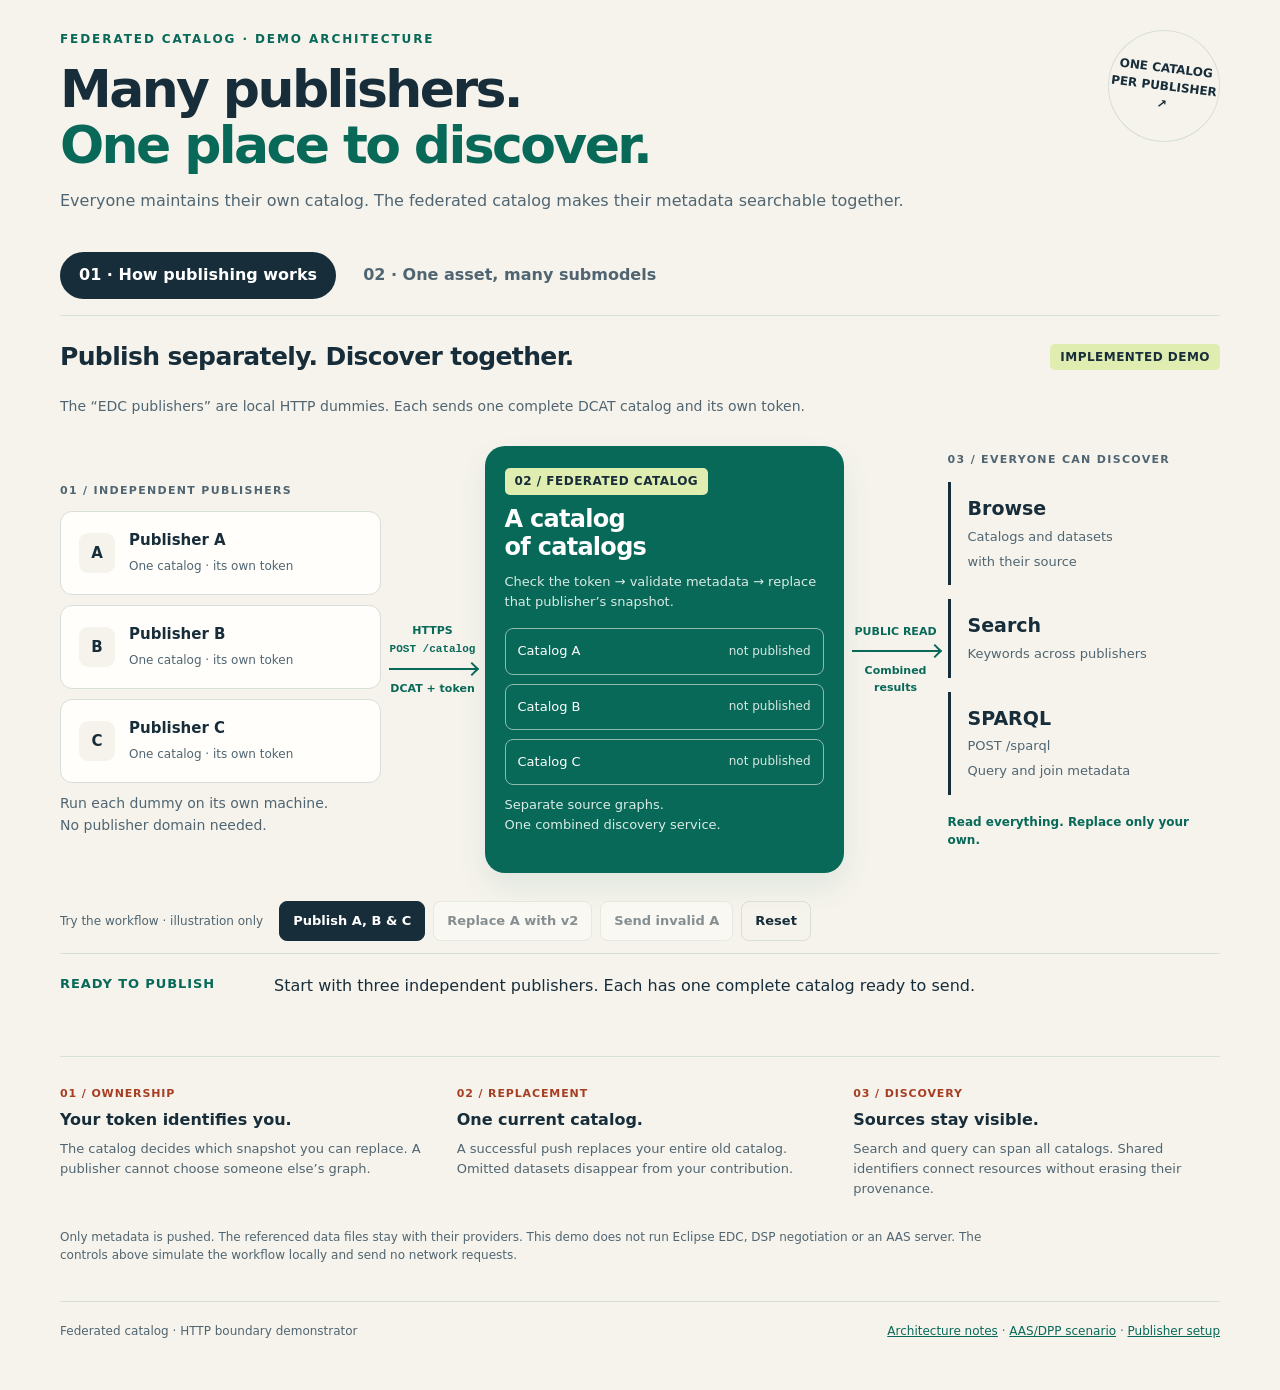
<file: docs/workflow.html>
<!doctype html>
<html lang="en">
<head>
<meta charset="utf-8"><meta name="viewport" content="width=device-width,initial-scale=1">
<title>One place to discover · Federated catalog</title>
<style>
:root{--ink:#182d3a;--muted:#506571;--paper:#f5f3ec;--line:#d8ded9;--green:#086958;--lime:#e0edb0;--orange:#a73e22;--peach:#ffe6d8;--blue:#285c82;--white:#fffefa}
*{box-sizing:border-box}body{margin:0;background:var(--paper);color:var(--ink);font:16px/1.55 system-ui,-apple-system,BlinkMacSystemFont,"Segoe UI",sans-serif}main{max-width:1240px;margin:auto;padding:30px 40px 50px}button{font:inherit;cursor:pointer}button:focus-visible,a:focus-visible{outline:3px solid var(--blue);outline-offset:5px}button:disabled{cursor:default;opacity:.5}header{display:flex;justify-content:space-between;gap:24px;align-items:start}.eyebrow{font-size:12px;letter-spacing:.16em;text-transform:uppercase;font-weight:750;color:var(--green)}h1{font-size:clamp(34px,4.5vw,52px);line-height:1.08;letter-spacing:-.05em;max-width:850px;margin:12px 0}h1 em{font-style:normal;color:var(--green)}.intro{max-width:850px;color:var(--muted);font-size:16px}.stamp{border:1px solid var(--line);border-radius:50%;width:112px;height:112px;flex-shrink:0;display:grid;place-content:center;text-align:center;font-size:12px;line-height:1.5;font-weight:700;transform:rotate(7deg)}nav{display:flex;gap:8px;flex-wrap:wrap;margin:22px 0 22px;border-bottom:1px solid var(--line);padding-bottom:16px}nav button{padding:10px 18px;border:1px solid transparent;border-radius:30px;background:transparent;color:var(--muted);font-weight:650}nav button[aria-selected=true]{background:var(--ink);color:white}.tag{display:inline-block;padding:4px 10px;background:var(--lime);border-radius:5px;font-size:12px;font-weight:750;letter-spacing:.04em}.tag.future{background:var(--peach);color:var(--orange)}.section-title{display:flex;align-items:center;justify-content:space-between;gap:16px;margin-bottom:20px}.section-title h2{font-size:25px;letter-spacing:-.025em;margin:0}.caption{color:var(--muted);font-size:14px;margin:8px 0 0}.flow{display:grid;grid-template-columns:1fr 104px 1.12fr 104px .85fr;align-items:center;margin:28px 0}.stage-label{font-size:11px;letter-spacing:.12em;color:var(--muted);text-transform:uppercase;font-weight:750;margin-bottom:12px}.sender{background:var(--white);border:1px solid var(--line);padding:17px 18px;border-radius:12px;margin:10px 0;display:flex;gap:14px;align-items:center}.avatar{background:var(--paper);border-radius:9px;width:36px;height:40px;display:grid;place-items:center;font-size:15px;font-weight:750;flex-shrink:0}.sender strong{display:block;font-size:15px}.sender small{font-size:12px;color:var(--muted)}.link{text-align:center;color:var(--green);font-size:11px;font-weight:750;line-height:1.55;padding:0 8px}.arrow{position:relative;height:2px;background:var(--green);margin:10px 0}.arrow:after{content:"";position:absolute;right:0;top:-4px;width:8px;height:8px;border-top:2px solid var(--green);border-right:2px solid var(--green);transform:rotate(45deg)}.hub{border-radius:20px;background:var(--green);padding:22px 20px;color:white;box-shadow:0 14px 30px #08695816}.hub h3{font-size:24px;letter-spacing:-.03em;line-height:1.2;margin:10px 0}.hub>p{color:#daebe6;font-size:13px;margin:10px 0 16px}.hub .tag{color:var(--ink)}.slot{border:1px solid #8cbbb0;border-radius:8px;padding:12px;margin:9px 0;display:flex;justify-content:space-between;align-items:center;font-size:13px}.slot b{font-size:12px;font-weight:500;color:#d9e8e3}.slot.changed{background:var(--lime);color:var(--ink);border-color:var(--lime)}.slot.changed b{color:var(--ink)}.destination{border-left:3px solid var(--ink);padding:12px 0 12px 17px;margin:14px 0}.destination strong{display:block;font-size:19px}.destination span{font-size:13px;color:var(--muted)}.public{font-size:12px;color:var(--green);font-weight:750;margin:18px 0}.demo-controls{display:flex;gap:8px;flex-wrap:wrap;align-items:center;margin:22px 0 12px}.demo-controls button{border:1px solid var(--line);border-radius:8px;padding:9px 13px;color:var(--ink);background:var(--white);font-size:13px;font-weight:650}.demo-controls .primary{background:var(--ink);color:white;border-color:var(--ink)}.demo-controls .quiet{background:transparent}.simulation{font-size:12px;color:var(--muted);margin-right:8px}.outcome{display:grid;grid-template-columns:190px 1fr;gap:24px;padding:20px 0;border-top:1px solid var(--line);border-bottom:1px solid var(--line);min-height:104px}.outcome strong{font-size:13px;text-transform:uppercase;letter-spacing:.07em;color:var(--green)}#outcome-text{margin:0}.rules{display:grid;grid-template-columns:repeat(3,1fr);gap:30px;margin:28px 0}.rules h3{font-size:16px;margin:0 0 6px}.rules p{font-size:13px;color:var(--muted);margin:0}.num{font-size:11px;color:var(--orange);letter-spacing:.08em;font-weight:750;display:block;margin-bottom:6px}.asset-flow{display:grid;grid-template-columns:1.1fr 100px 1fr;align-items:center;margin-top:25px}.contribution{display:grid;grid-template-columns:36px 1fr;gap:16px;padding:20px 0;border-bottom:1px solid var(--line)}.contribution h3{margin:0;font-size:19px}.contribution p{margin:4px 0;font-size:14px;color:var(--muted)}.contribution small{font-size:12px;color:var(--green)}.asset{background:var(--white);border-radius:22px;border:1px solid var(--line);padding:25px}.asset svg{display:block;width:100%;height:160px}.asset h3{font-size:25px;letter-spacing:-.035em;margin:0}.asset-id{font-size:12px;color:var(--muted);overflow-wrap:anywhere}.aspects{display:flex;gap:7px;flex-wrap:wrap;margin:20px 0}.aspects span{font-size:12px;border-radius:5px;padding:5px 8px;background:var(--lime)}.result-strip{background:var(--peach);color:var(--ink);border-radius:12px;margin:28px 0;padding:22px;display:flex;gap:25px;align-items:center}.result-strip strong{font-size:23px;letter-spacing:-.03em;min-width:180px}.result-strip p{margin:0;font-size:14px}.mapping{display:flex;gap:12px;align-items:center;flex-wrap:wrap;margin:28px 0;font-size:14px}.mapping span{padding:8px 12px;border:1px solid var(--line);border-radius:8px}.scope{font-size:12px;color:var(--muted);max-width:940px}footer{border-top:1px solid var(--line);padding-top:20px;margin-top:36px;display:flex;justify-content:space-between;gap:18px;font-size:12px;color:var(--muted)}footer a{color:var(--green)}[hidden]{display:none!important}@media(max-width:900px){main{padding:28px 22px}.flow{grid-template-columns:1fr 60px 1.1fr}.discovery{grid-column:1/-1;display:flex;justify-content:space-between;gap:16px;flex-wrap:wrap;margin-top:12px}.read-link{grid-column:1/-1;margin:20px 0 0}.read-link .arrow{display:none}.stamp{display:none}.rules{gap:18px}.asset-flow{grid-template-columns:1fr 70px 1fr}}@media(max-width:580px){main{padding:24px 18px}.flow,.asset-flow{display:block}.link{padding:15px}.link .arrow{width:45px;transform:rotate(90deg);margin:22px auto}.discovery{display:block}.read-link .arrow{display:block}.rules{grid-template-columns:1fr;gap:18px}.outcome{grid-template-columns:1fr;gap:8px}.result-strip{display:block}.result-strip p{margin-top:10px}.section-title{align-items:start;flex-direction:column}footer{flex-direction:column}.asset{margin-top:16px}}@media print{body{background:white}main{padding:0}nav,.demo-controls{display:none}[role=tabpanel][hidden]{display:block!important}.flow{break-inside:avoid}.stamp{display:none}.hub{print-color-adjust:exact;-webkit-print-color-adjust:exact}#data-panel{break-before:page}footer{display:none}}
</style>
</head>
<body><main>
<header><div><div class="eyebrow">Federated catalog · Demo architecture</div><h1>Many publishers.<br><em>One place to discover.</em></h1><p class="intro">Everyone maintains their own catalog. The federated catalog makes their metadata searchable together.</p></div><div class="stamp" aria-hidden="true">ONE CATALOG<br>PER PUBLISHER<br>↗</div></header>
<nav role="tablist" aria-label="Architecture views"><button id="workflow-tab" type="button" role="tab" aria-controls="workflow-panel" aria-selected="true">01 · How publishing works</button><button id="data-tab" type="button" role="tab" aria-controls="data-panel" aria-selected="false" tabindex="-1">02 · One asset, many submodels</button></nav>
<section id="workflow-panel" role="tabpanel" aria-labelledby="workflow-tab">
<div class="section-title"><h2>Publish separately. Discover together.</h2><span class="tag">IMPLEMENTED DEMO</span></div>
<p class="caption">The “EDC publishers” are local HTTP dummies. Each sends one complete DCAT catalog and its own token.</p>
<div class="flow">
<div><div class="stage-label">01 / Independent publishers</div><div class="sender"><span class="avatar">A</span><div><strong>Publisher A</strong><small>One catalog · its own token</small></div></div><div class="sender"><span class="avatar">B</span><div><strong>Publisher B</strong><small>One catalog · its own token</small></div></div><div class="sender"><span class="avatar">C</span><div><strong>Publisher C</strong><small>One catalog · its own token</small></div></div><p class="caption">Run each dummy on its own machine.<br>No publisher domain needed.</p></div>
<div class="link">HTTPS<br><code>POST /catalog</code><div class="arrow"></div>DCAT + token</div>
<div class="hub"><span class="tag">02 / FEDERATED CATALOG</span><h3>A catalog<br>of catalogs</h3><p>Check the token → validate metadata → replace that publisher’s snapshot.</p><div class="slot" id="slot-a"><span>Catalog A</span><b id="version-a">not published</b></div><div class="slot" id="slot-b"><span>Catalog B</span><b id="version-b">not published</b></div><div class="slot" id="slot-c"><span>Catalog C</span><b id="version-c">not published</b></div><p>Separate source graphs.<br>One combined discovery service.</p></div>
<div class="link read-link">PUBLIC READ<div class="arrow"></div>Combined<br>results</div>
<div class="discovery"><div class="stage-label">03 / Everyone can discover</div><div class="destination"><strong>Browse</strong><span>Catalogs and datasets<br>with their source</span></div><div class="destination"><strong>Search</strong><span>Keywords across publishers</span></div><div class="destination"><strong>SPARQL</strong><span>POST /sparql<br>Query and join metadata</span></div><p class="public">Read everything. Replace only your own.</p></div>
</div>
<div class="demo-controls" aria-label="Illustrated publication simulation"><span class="simulation">Try the workflow · illustration only</span><button id="publish-all" type="button" class="primary">Publish A, B &amp; C</button><button id="replace-a" type="button" disabled>Replace A with v2</button><button id="reject-a" type="button" disabled>Send invalid A</button><button id="reset" type="button" class="quiet">Reset</button></div>
<div class="outcome" role="status" aria-live="polite"><strong id="outcome-label">Ready to publish</strong><p id="outcome-text">Start with three independent publishers. Each has one complete catalog ready to send.</p></div>
<div class="rules"><div><span class="num">01 / OWNERSHIP</span><h3>Your token identifies you.</h3><p>The catalog decides which snapshot you can replace. A publisher cannot choose someone else’s graph.</p></div><div><span class="num">02 / REPLACEMENT</span><h3>One current catalog.</h3><p>A successful push replaces your entire old catalog. Omitted datasets disappear from your contribution.</p></div><div><span class="num">03 / DISCOVERY</span><h3>Sources stay visible.</h3><p>Search and query can span all catalogs. Shared identifiers connect resources without erasing their provenance.</p></div></div>
<p class="scope">Only metadata is pushed. The referenced data files stay with their providers. This demo does not run Eclipse EDC, DSP negotiation or an AAS server. The controls above simulate the workflow locally and send no network requests.</p>
</section>
<section id="data-panel" role="tabpanel" aria-labelledby="data-tab" hidden>
<div class="section-title"><h2>Different perspectives on the same asset.</h2><span class="tag future">SYNTHETIC DATA SCENARIO</span></div>
<p class="caption">Example: a building pump. Three independent publishers contribute discovery metadata for three submodels.</p>
<div class="asset-flow"><div><div class="contribution"><span class="avatar">A</span><div><h3>Manufacturer</h3><p>Identity &amp; technical information</p><small>Catalog A → AAS dataset → nameplate submodel</small></div></div><div class="contribution"><span class="avatar">B</span><div><h3>Environmental-data provider</h3><p>Material &amp; environmental information</p><small>Catalog B → AAS dataset → environmental submodel</small></div></div><div class="contribution"><span class="avatar">C</span><div><h3>Operator</h3><p>Maintenance &amp; operating history</p><small>Catalog C → AAS dataset → maintenance submodel</small></div></div></div>
<div class="link">SHARED<br>ASSET ID<div class="arrow"></div>Explicit<br>RDF links</div>
<div class="asset"><svg viewBox="0 0 320 160" role="img" aria-label="Illustration of the pump asset described by three publishers"><path d="M27 96H77M218 96H294" fill="none" stroke="#a9b9b5" stroke-width="20"/><rect x="71" y="67" width="96" height="62" rx="22" fill="#086958"/><circle cx="119" cy="98" r="21" fill="#e0edb0"/><circle cx="119" cy="98" r="9" fill="#086958"/><rect x="158" y="55" width="78" height="70" rx="12" fill="#285c82"/><path d="M174 67V112M190 67V112M206 67V112M222 67V112" stroke="#b8d0dd" stroke-width="3"/><path d="M86 130V139H224V130" fill="none" stroke="#182d3a" stroke-width="8"/><rect x="177" y="39" width="32" height="17" rx="4" fill="#182d3a"/></svg><span class="eyebrow">Shared discovery target</span><h3>Pump 001</h3><div class="asset-id">example.org/aas-dpp/assets/pump-001</div><div class="aspects"><span>Identity</span><span>Environment</span><span>Maintenance</span></div><p class="caption">Three submodel references for the same asset, associated with one agreed shell identity.</p></div></div>
<div class="result-strip"><strong>One query.<br>Three sources.</strong><p>“Find every published submodel for Pump 001.”<br>The results retain each publisher, catalog, submodel reference and distribution link.</p></div>
<div class="mapping" aria-label="Metadata relationship"><span>Publisher catalog</span> → <span>DCAT dataset</span> → <span>ConstructDCAT submodel link</span> → <span>Shared asset + shell IDs</span></div>
<div class="rules"><div><span class="num">01 / IDENTIFY</span><h3>Agree on the asset.</h3><p>Matching asset types or similar names is not enough. All three records must refer to the same asset identifier.</p></div><div><span class="num">02 / DESCRIBE</span><h3>Use ConstructDCAT.</h3><p>Each AAS dataset exposes its submodel reference and where the underlying information would be available.</p></div><div><span class="num">03 / CONNECT</span><h3>Discover the pieces.</h3><p>The catalog finds related contributions. An AAS application would still retrieve and validate them before assembling a shell view.</p></div></div>
<p class="scope">This is a synthetic discovery example, not the group’s earlier DPP data and not a validated DPP. The repository includes RDF metadata fixtures and a query; it does not include real AAS payloads or a live submodel service. Asset and shell identity mappings must be checked against the original AAS export before real data is substituted.</p>
</section>
<footer><span>Federated catalog · HTTP boundary demonstrator</span><span><a href="ARCHITECTURE.md">Architecture notes</a> · <a href="AAS_DPP_SCENARIO.md">AAS/DPP scenario</a> · <a href="../publisher/README.md">Publisher setup</a></span></footer>
</main>
<script>
const tabs=[...document.querySelectorAll('[role=tab]')];
function selectTab(tab){for(const item of tabs){const active=item===tab;item.setAttribute('aria-selected',String(active));item.tabIndex=active?0:-1;document.getElementById(item.getAttribute('aria-controls')).hidden=!active;}}
for(const tab of tabs){tab.addEventListener('click',()=>selectTab(tab));tab.addEventListener('keydown',event=>{if(!['ArrowLeft','ArrowRight','Home','End'].includes(event.key))return;event.preventDefault();let index=tabs.indexOf(tab);index=event.key==='Home'?0:event.key==='End'?tabs.length-1:(index+(event.key==='ArrowRight'?1:-1)+tabs.length)%tabs.length;selectTab(tabs[index]);tabs[index].focus();});}
const get=id=>document.getElementById(id);
function outcome(label,message){get('outcome-label').textContent=label;get('outcome-text').textContent=message;}
get('publish-all').addEventListener('click',()=>{for(const id of ['a','b','c']){get('version-'+id).textContent='v1 · accepted';get('slot-'+id).classList.remove('changed');}get('replace-a').disabled=false;get('reject-a').disabled=false;get('publish-all').disabled=true;outcome('Three catalogs available','Each publisher sent POST /catalog with its own token. All three snapshots are now discoverable together.');});
get('replace-a').addEventListener('click',()=>{get('version-a').textContent='v2 · accepted';get('slot-a').classList.add('changed');get('replace-a').disabled=true;outcome('Only A changes','A’s complete v2 catalog replaces A’s v1. Any datasets omitted from v2 disappear. B and C remain exactly as they were.');});
get('reject-a').addEventListener('click',()=>{outcome('Invalid push rejected','A sent invalid metadata. Validation rejected it before storage, so A’s last accepted catalog remains available. B and C are unchanged.');});
get('reset').addEventListener('click',()=>{for(const id of ['a','b','c']){get('version-'+id).textContent='not published';get('slot-'+id).classList.remove('changed');}get('replace-a').disabled=true;get('reject-a').disabled=true;get('publish-all').disabled=false;outcome('Ready to publish','Start with three independent publishers. Each has one complete catalog ready to send.');});
</script></body></html>
</file>
